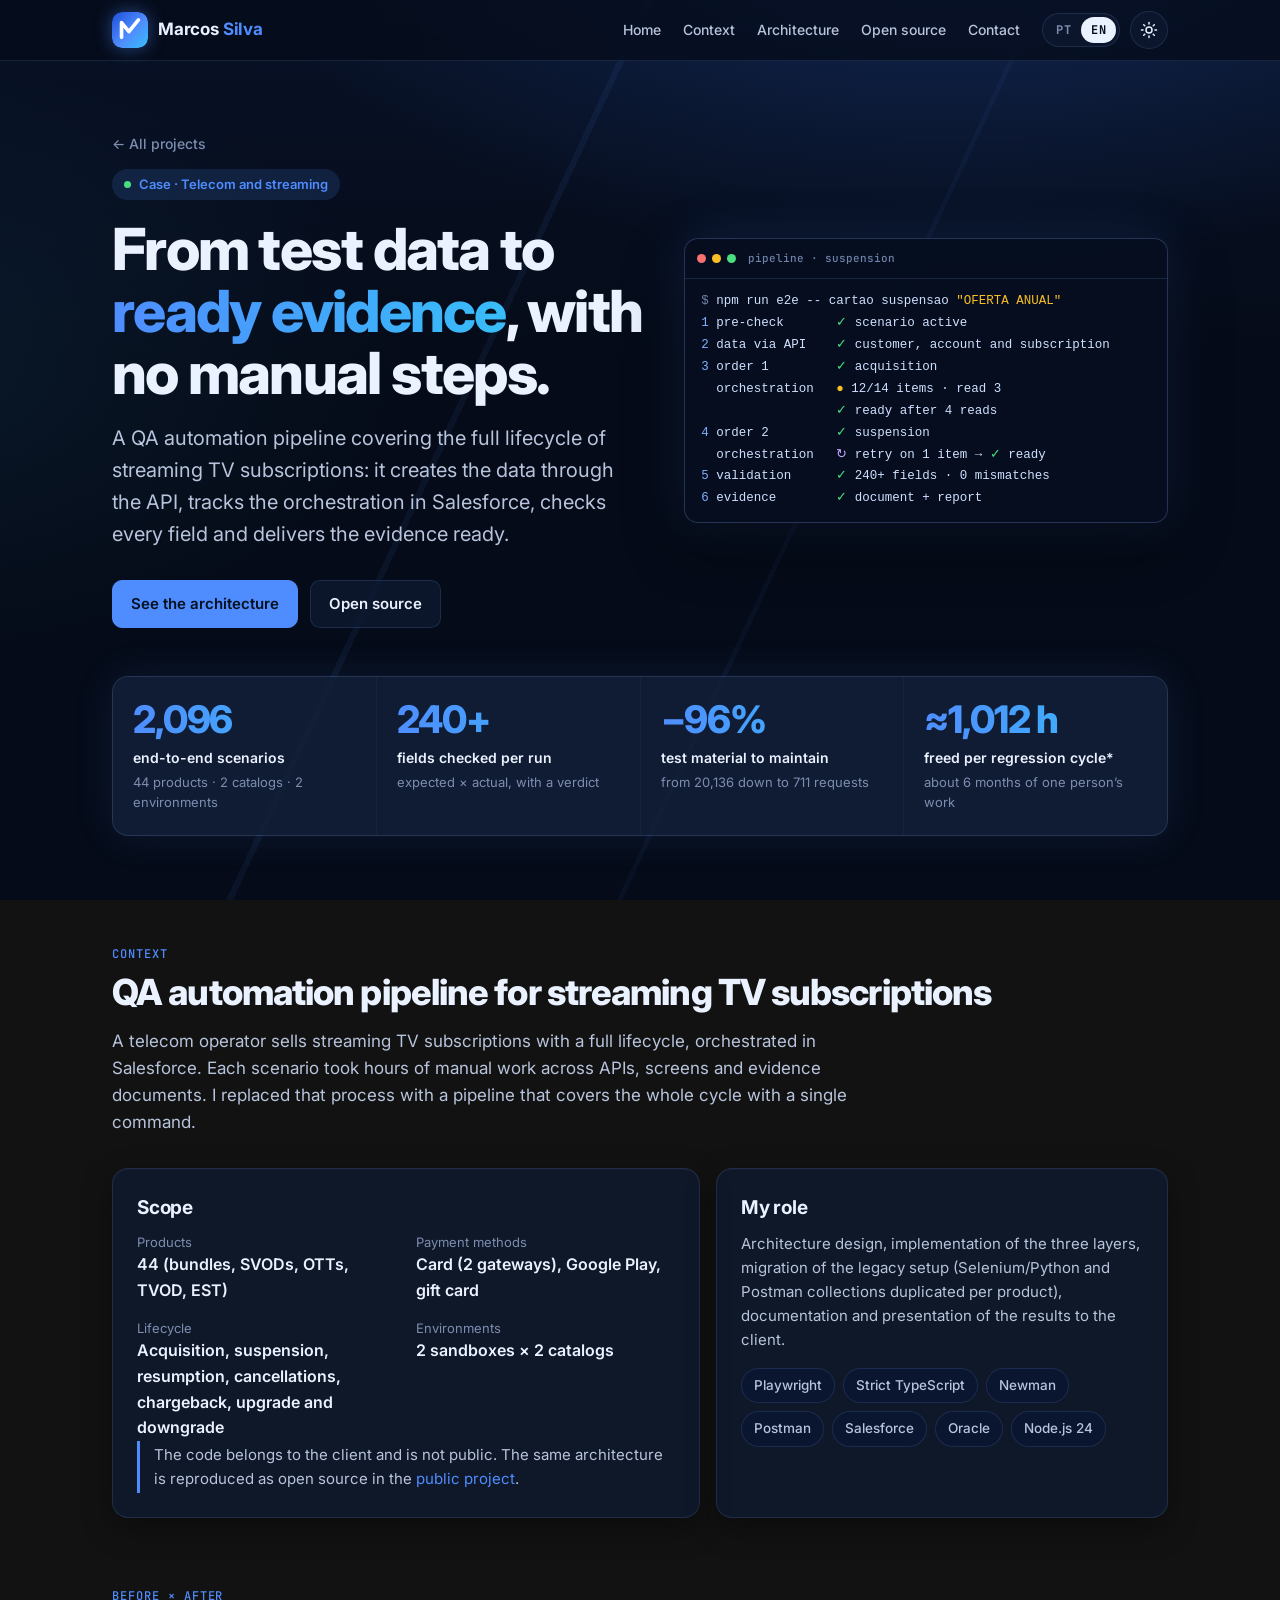
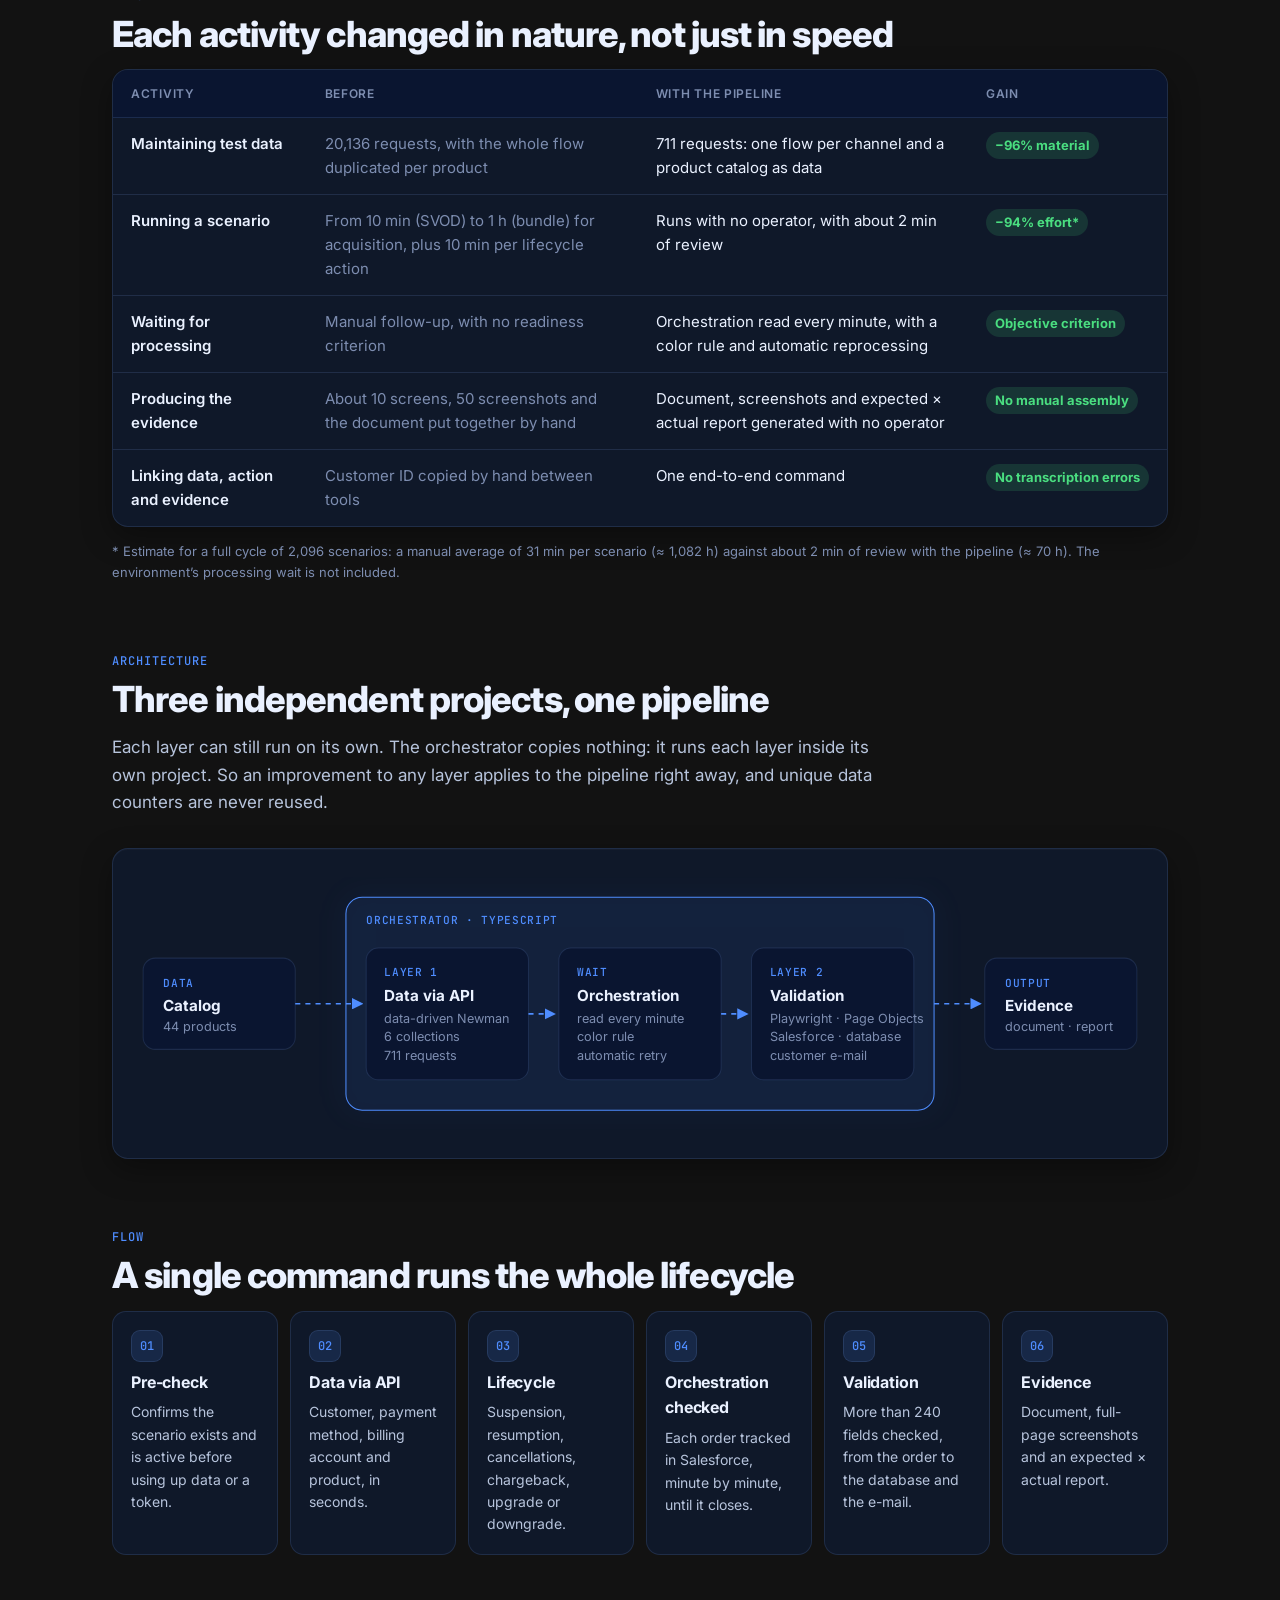
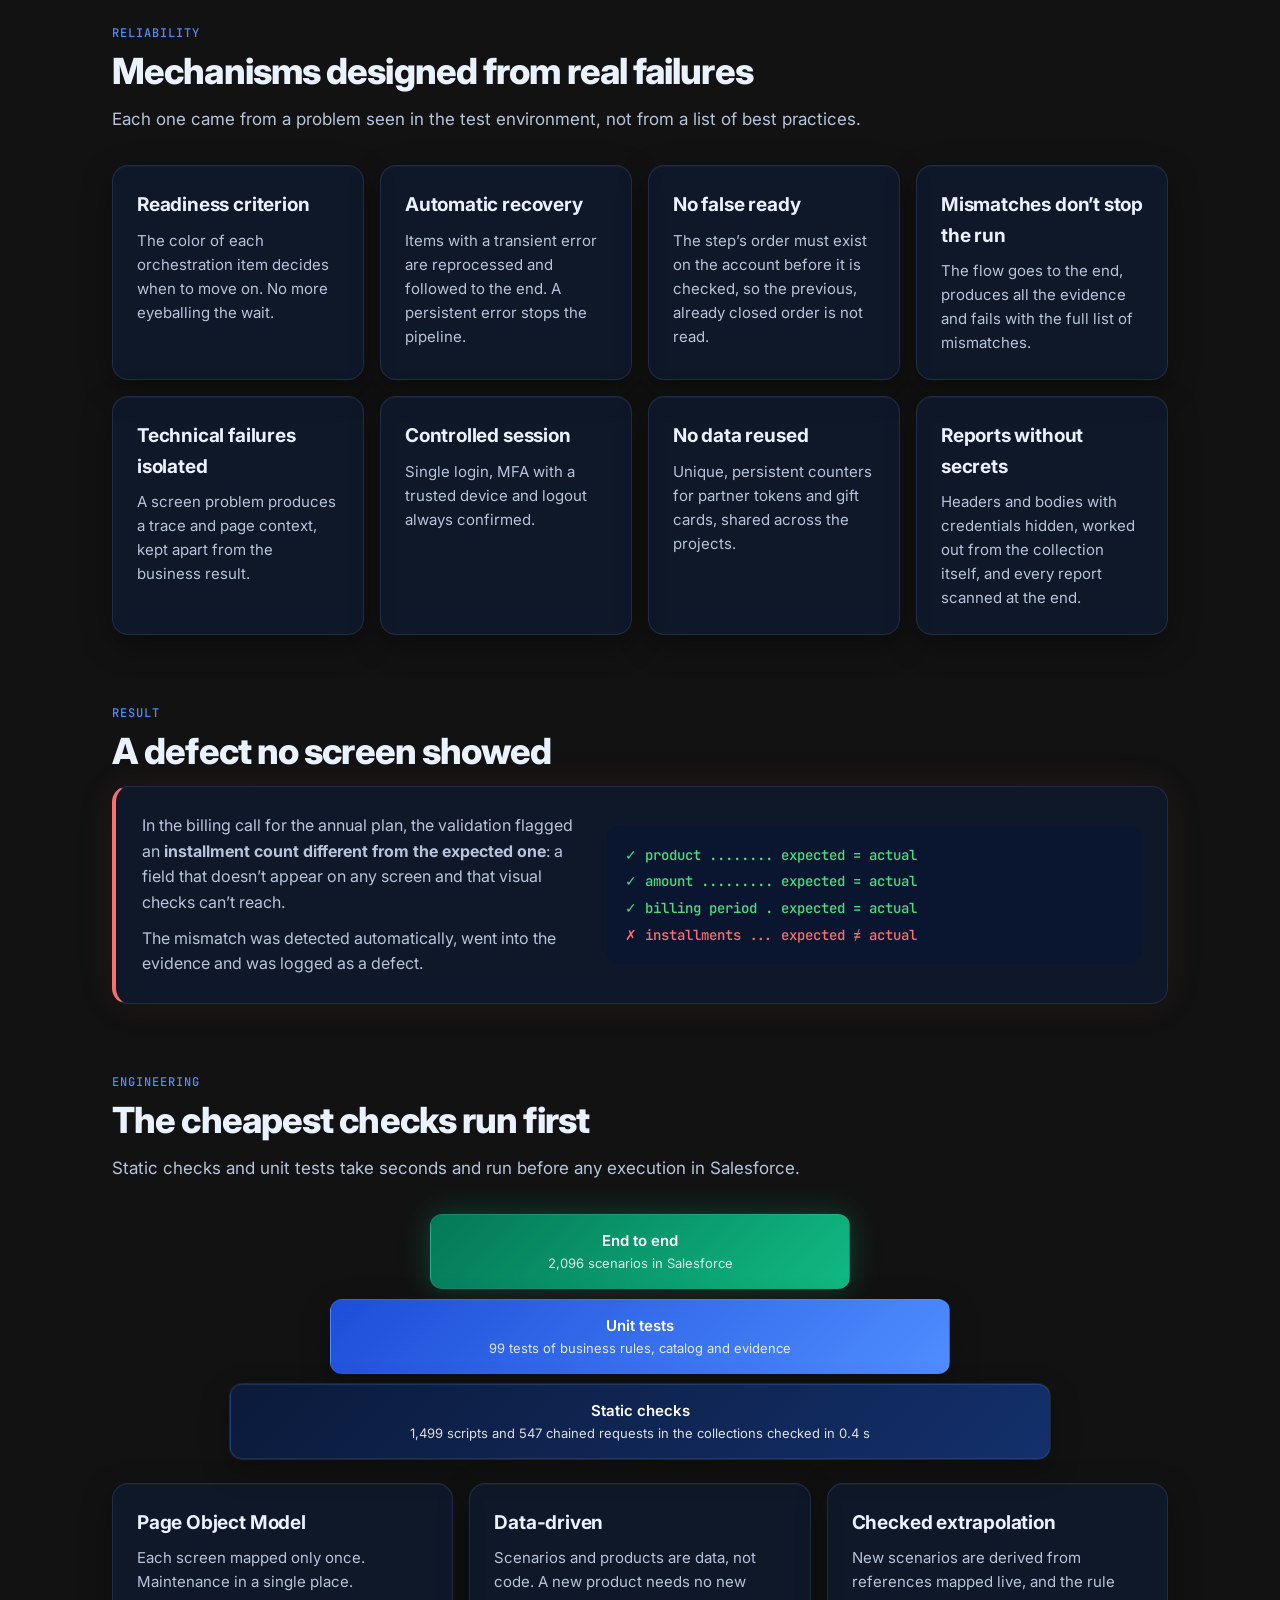
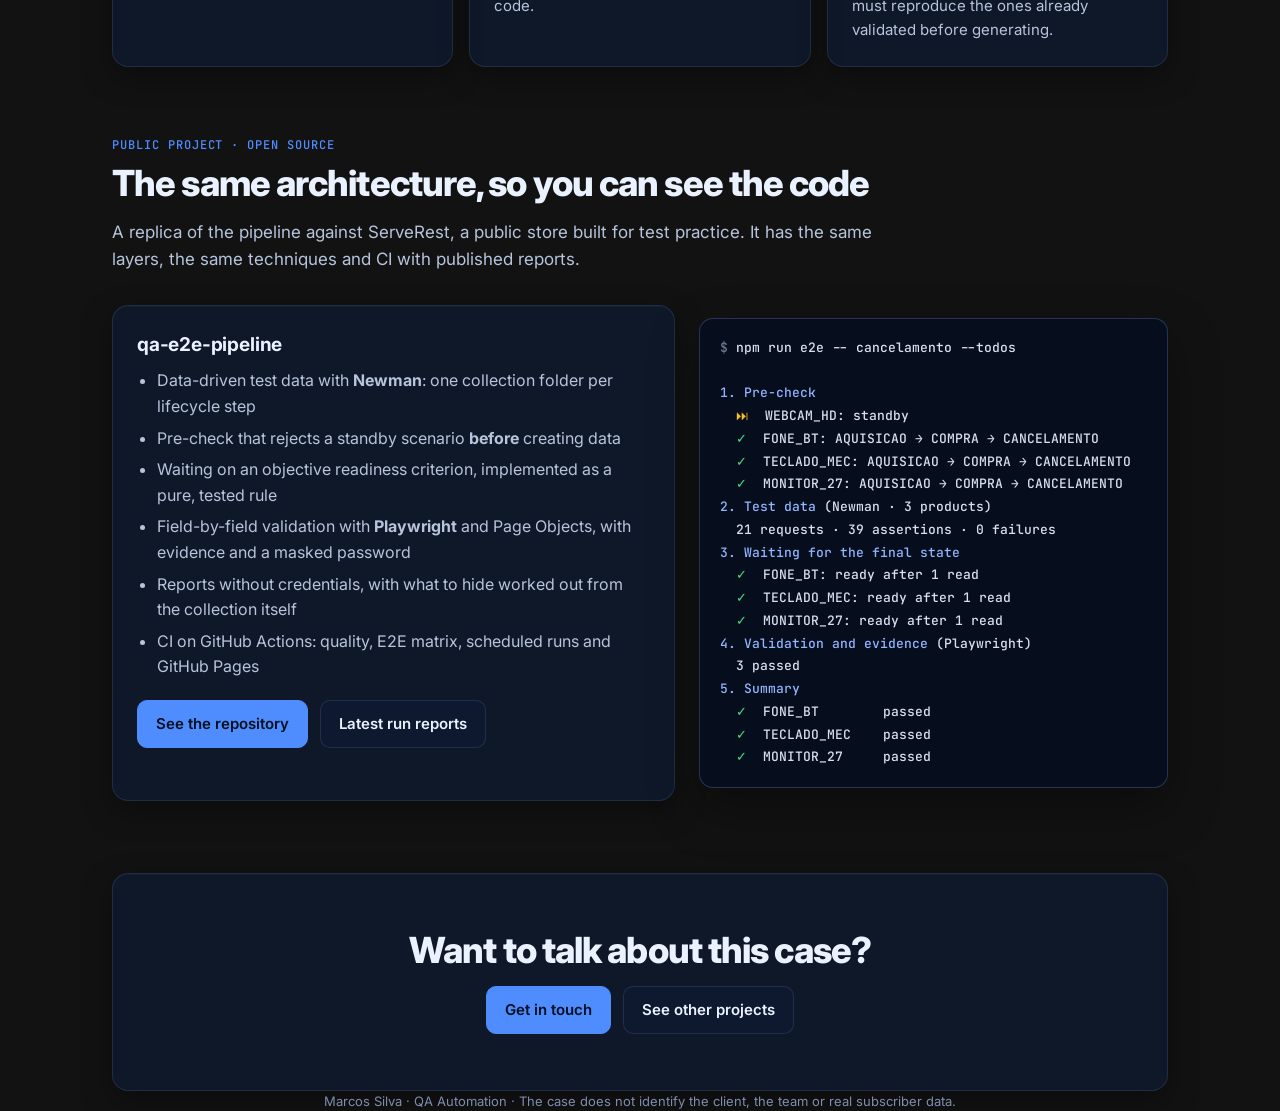
<file: case/esteira-qa.html>
<!doctype html>
<html lang="pt-BR">
<head>
<meta charset="utf-8">
<meta name="viewport" content="width=device-width, initial-scale=1, viewport-fit=cover">
<title data-i18n="c.titulo">Case · Esteira de QA</title>
<meta name="theme-color" content="#050b18">
<meta property="og:image" content="https://marcossilva-qa.github.io/assets/projetos/case.jpg">
<link rel="icon" href="../assets/favicon.svg" type="image/svg+xml">
<meta name="description" data-i18n-attr="content:c.meta" content="Portfólio de Marcos Silva, Senior QA Engineer: automação de testes de ponta a ponta com Playwright, TypeScript, Newman e Salesforce.">
<meta property="og:title" content="Marcos Silva · QA Automation">
<meta property="og:description" content="Da massa de teste pela API à evidência pronta na interface, sem intervenção manual.">
<link rel="preconnect" href="https://fonts.googleapis.com">
<link rel="preconnect" href="https://fonts.gstatic.com" crossorigin>
<link href="https://fonts.googleapis.com/css2?family=Inter:wght@400;500;600;700;800&family=JetBrains+Mono:wght@500&display=swap" rel="stylesheet">
<link rel="stylesheet" href="../assets/estilo.css?v=20261013c">
<script>
  document.documentElement.classList.add('js');
  try { const t = localStorage.getItem('tema'); if (t) document.documentElement.dataset.theme = t } catch (e) {}
</script>
</head>
<body class="home case">

<nav class="topo">
  <div class="wrap">
    <a class="marca" href="../"><img class="logo" src="../assets/logo.svg" alt="" width="36" height="36"><span>Marcos <em>Silva</em></span></a>
    <ul>
      <li><a href="../" data-i18n="nav.inicio">Início</a></li>
      <li><a href="#case" data-i18n="c.nav.ctx">Contexto</a></li>
      <li><a href="#arquitetura" data-i18n="c.nav.arq">Arquitetura</a></li>
      <li><a href="#projeto" data-i18n="c.nav.cod">Código aberto</a></li>
      <li><a href="../#contato" data-i18n="nav.contato">Contato</a></li>
      <li class="sempre controles">
        <div class="idioma" role="group" aria-label="Idioma / Language"><button type="button" data-lang="pt" lang="pt-BR" aria-pressed="true">PT</button><button type="button" data-lang="en" lang="en" aria-pressed="false">EN</button></div>
        <button type="button" class="tema" id="tema" aria-label="Mudar para o modo claro"><svg class="sol" viewBox="0 0 24 24" aria-hidden="true"><circle cx="12" cy="12" r="4"/><path d="M12 2v2M12 20v2M4.93 4.93l1.41 1.41M17.66 17.66l1.41 1.41M2 12h2M20 12h2M4.93 19.07l1.41-1.41M17.66 6.34l1.41-1.41"/></svg><svg class="lua" viewBox="0 0 24 24" aria-hidden="true"><path d="M21 12.8A9 9 0 1 1 11.2 3a7 7 0 0 0 9.8 9.8Z"/></svg></button>
      </li>
    </ul>
  </div>
</nav>

<main class="wrap">

  <header class="hero">
    <div class="topo-case">
      <div class="revelar">
        <a class="voltar" href="../#projetos" data-i18n="c.voltar">← Todos os projetos</a>
        <span class="cargo" data-i18n="c.cargo">Case · Telecom e streaming</span>
        <h1 data-i18n="c.topo">Da massa de teste à <span class="grad">evidência pronta</span>, sem intervenção manual.</h1>
        <p class="lead" data-i18n="c.lead">Esteira de automação de QA que cobre o ciclo de vida completo de assinaturas de TV por streaming: cria os dados pela API, acompanha a orquestração no Salesforce, valida cada campo e entrega a evidência pronta.</p>
        <div class="acoes">
          <a class="btn primario" href="#arquitetura" data-i18n="c.b1">Ver a arquitetura</a>
          <a class="btn" href="https://github.com/marcossilva-qa/qa-e2e-pipeline" data-i18n="c.nav.cod">Código aberto</a>
        </div>
      </div>
      <div class="janela execucao-case revelar" aria-label="Exemplo ilustrativo de uma execução da esteira" data-i18n-attr="aria-label:c.term.aria">
        <div class="barra"><i></i><i></i><i></i><span data-i18n="c.term.t">esteira · suspensão</span></div>
<pre data-i18n="c.term"><span class="c">$</span> npm run e2e -- cartao suspensao <span class="s">"OFERTA ANUAL"</span>
<span class="a">1</span> pré-checagem    <span class="v">✓</span> cenário ativo
<span class="a">2</span> massa via API   <span class="v">✓</span> cliente, conta e assinatura
<span class="a">3</span> pedido 1        <span class="v">✓</span> aquisição
  orquestração    <span class="s">●</span> 12/14 itens · leitura 3
                  <span class="v">✓</span> pronto em 4 leituras
<span class="a">4</span> pedido 2        <span class="v">✓</span> suspensão
  orquestração    <span class="k">↻</span> retry em 1 item → <span class="v">✓</span> pronto
<span class="a">5</span> validação       <span class="v">✓</span> 240+ campos · 0 divergências
<span class="a">6</span> evidência       <span class="v">✓</span> documento + relatório</pre>
      </div>
    </div>

    <div class="kpis revelar" aria-label="Resultados do case" data-i18n-attr="aria-label:c.kpis.aria" data-i18n="c.kpis">
      <div class="kpi"><b>2.096</b><span>cenários de ponta a ponta</span><small>44 produtos · 2 catálogos · 2 ambientes</small></div>
      <div class="kpi"><b>240+</b><span>campos conferidos por execução</span><small>esperado × obtido, com veredito</small></div>
      <div class="kpi"><b>−96%</b><span>de material de teste a manter</span><small>de 20.136 para 711 requisições</small></div>
      <div class="kpi"><b>≈1.012 h</b><span>liberadas por ciclo de regressão*</span><small>cerca de 6 meses de trabalho de uma pessoa</small></div>
    </div>
  </header>

  <!-- ─────────────────────────── CASE ─────────────────────────── -->
  <section id="case" class="revelar">
    <p class="rotulo" data-i18n="c.r1">Contexto</p>
    <h2 data-i18n="c.h1">Esteira de automação de QA para assinaturas de TV por streaming</h2>
    <p class="sub" data-i18n="c.s1">Uma operadora de telecomunicações vende assinaturas de TV por streaming com ciclo de vida completo, orquestradas no Salesforce. Cada cenário exigia horas de trabalho manual entre APIs, telas e documentos de evidência. Substituí esse processo por uma esteira que cobre o ciclo inteiro com um único comando.</p>

    <div class="contexto" data-i18n="c.contexto">
      <div class="card">
        <h3>Escopo</h3>
        <dl class="fatos">
          <div><dt>Produtos</dt><dd>44 (ofertas, SVODs, OTTs, TVOD, EST)</dd></div>
          <div><dt>Meios de pagamento</dt><dd>Cartão (2 gateways), Google Play, giftcard</dd></div>
          <div><dt>Ciclo de vida</dt><dd>Aquisição, suspensão, retomada, cancelamentos, chargeback, upgrade e downgrade</dd></div>
          <div><dt>Ambientes</dt><dd>2 sandboxes × 2 catálogos</dd></div>
        </dl>
        <p class="aviso">O código é propriedade do cliente e não é público. A mesma arquitetura está reproduzida, com código aberto, no <a href="#projeto">projeto público</a>.</p>
      </div>
      <div class="card">
        <h3>Meu papel</h3>
        <p>Concepção da arquitetura, implementação das três camadas, migração do legado (Selenium/Python e coleções Postman duplicadas por produto), documentação e apresentação dos resultados ao cliente.</p>
        <ul class="chips" style="margin-top:16px">
          <li>Playwright</li><li>TypeScript estrito</li><li>Newman</li><li>Postman</li><li>Salesforce</li><li>Oracle</li><li>Node.js 24</li>
        </ul>
      </div>
    </div>
  </section>

  <section class="revelar">
    <p class="rotulo" data-i18n="c.r2">Antes × depois</p>
    <h2 data-i18n="c.h2">Cada atividade mudou de natureza, não só de velocidade</h2>
    <div class="tabela-wrap" data-i18n="c.tabela">
      <table class="tabela">
        <thead><tr><th>Atividade</th><th>Antes</th><th>Com a esteira</th><th>Ganho</th></tr></thead>
        <tbody>
          <tr><td>Manter a massa de teste</td><td class="antes">20.136 requisições, com o fluxo inteiro duplicado por produto</td><td class="depois">711 requisições: um fluxo por canal e um catálogo de produtos como dados</td><td><span class="ganho">−96% de material</span></td></tr>
          <tr><td>Executar um cenário</td><td class="antes">De 10 min (SVOD) a 1 h (oferta) na aquisição, mais 10 min por ação de ciclo de vida</td><td class="depois">Execução sem operador, com cerca de 2 min de revisão</td><td><span class="ganho">−94% de esforço*</span></td></tr>
          <tr><td>Aguardar o processamento</td><td class="antes">Acompanhamento manual, sem critério de pronto</td><td class="depois">Orquestração lida a cada minuto, com regra de cores e reprocessamento automático</td><td><span class="ganho">Critério objetivo</span></td></tr>
          <tr><td>Produzir a evidência</td><td class="antes">Cerca de 10 telas, 50 prints e o documento montado à mão</td><td class="depois">Documento, prints e relatório esperado × obtido gerados sem operador</td><td><span class="ganho">Montagem eliminada</span></td></tr>
          <tr><td>Ligar massa, ação e evidência</td><td class="antes">Identificador do cliente copiado à mão entre ferramentas</td><td class="depois">Um comando de ponta a ponta</td><td><span class="ganho">Sem erro de transcrição</span></td></tr>
        </tbody>
      </table>
    </div>
    <p class="nota" data-i18n="c.nota">* Estimativa para um ciclo completo de 2.096 cenários: média manual de 31 min por cenário (≈ 1.082 h) contra cerca de 2 min de revisão na esteira (≈ 70 h). A espera de processamento do ambiente não entra na conta.</p>
  </section>

  <section id="arquitetura" class="revelar">
    <p class="rotulo" data-i18n="c.r3">Arquitetura</p>
    <h2 data-i18n="c.h3">Três projetos independentes, uma esteira</h2>
    <p class="sub" data-i18n="c.s2">Cada camada continua executável sozinha. O orquestrador não copia nada: roda cada camada dentro do próprio projeto. Assim, uma melhoria em qualquer camada vale na hora para a esteira, e contadores de dados únicos nunca são reutilizados.</p>
    <div class="card diagrama">
      <svg class="horizontal" viewBox="0 0 1000 250" role="img" data-i18n="c.svgh" data-i18n-attr="aria-label:c.svgh.aria" aria-label="Catálogo alimenta a camada de massa; o orquestrador encadeia massa, espera e validação; a validação gera a evidência">
        <defs><marker id="m" viewBox="0 0 10 10" refX="9" refY="5" markerWidth="7" markerHeight="7" orient="auto"><path class="ponta" d="M0,0 L10,5 L0,10 z"/></marker></defs>
        <rect class="caixa" x="10" y="80" width="150" height="90" rx="12"/>
        <text class="t3" x="30" y="108">DADOS</text><text class="t1" x="30" y="132">Catálogo</text><text class="t2" x="30" y="152">44 produtos</text>

        <rect class="caixa forte" x="210" y="20" width="580" height="210" rx="16"/>
        <text class="t3" x="230" y="46">ORQUESTRADOR · TYPESCRIPT</text>

        <rect class="caixa" x="230" y="70" width="160" height="130" rx="12"/>
        <text class="t3" x="248" y="98">CAMADA 1</text><text class="t1" x="248" y="122">Massa via API</text><text class="t2" x="248" y="144">Newman data-driven</text><text class="t2" x="248" y="162">6 coleções</text><text class="t2" x="248" y="180">711 requisições</text>

        <rect class="caixa" x="420" y="70" width="160" height="130" rx="12"/>
        <text class="t3" x="438" y="98">ESPERA</text><text class="t1" x="438" y="122">Orquestração</text><text class="t2" x="438" y="144">lida a cada minuto</text><text class="t2" x="438" y="162">regra de cores</text><text class="t2" x="438" y="180">retry automático</text>

        <rect class="caixa" x="610" y="70" width="160" height="130" rx="12"/>
        <text class="t3" x="628" y="98">CAMADA 2</text><text class="t1" x="628" y="122">Validação</text><text class="t2" x="628" y="144">Playwright · Page Objects</text><text class="t2" x="628" y="162">Salesforce · banco</text><text class="t2" x="628" y="180">e-mail do cliente</text>

        <rect class="caixa" x="840" y="80" width="150" height="90" rx="12"/>
        <text class="t3" x="860" y="108">SAÍDA</text><text class="t1" x="860" y="132">Evidência</text><text class="t2" x="860" y="152">documento · relatório</text>

        <path class="seta" d="M160,125 H226" marker-end="url(#m)"/>
        <path class="seta" d="M390,135 H416" marker-end="url(#m)"/>
        <path class="seta" d="M580,135 H606" marker-end="url(#m)"/>
        <path class="seta" d="M790,125 H836" marker-end="url(#m)"/>
      </svg>
      <svg class="vertical" viewBox="0 0 340 560" role="img" data-i18n="c.svgv" data-i18n-attr="aria-label:c.svgv.aria" aria-label="Catálogo, massa via API, espera pela orquestração, validação e evidência, em sequência">
        <defs><marker id="mv" viewBox="0 0 10 10" refX="9" refY="5" markerWidth="7" markerHeight="7" orient="auto"><path class="ponta" d="M0,0 L10,5 L0,10 z"/></marker></defs>
        <rect class="caixa" x="20" y="10" width="300" height="70" rx="12"/><text class="t3" x="40" y="38">DADOS</text><text class="t1" x="40" y="62">Catálogo · 44 produtos</text>
        <rect class="caixa forte" x="10" y="110" width="320" height="330" rx="16"/><text class="t3" x="30" y="136">ORQUESTRADOR · TYPESCRIPT</text>
        <rect class="caixa" x="30" y="150" width="280" height="80" rx="12"/><text class="t1" x="48" y="182">Massa via API</text><text class="t2" x="48" y="204">Newman · 6 coleções · 711 requisições</text>
        <rect class="caixa" x="30" y="250" width="280" height="80" rx="12"/><text class="t1" x="48" y="282">Espera pela orquestração</text><text class="t2" x="48" y="304">regra de cores · retry automático</text>
        <rect class="caixa" x="30" y="350" width="280" height="80" rx="12"/><text class="t1" x="48" y="382">Validação</text><text class="t2" x="48" y="404">Playwright · Salesforce · banco · e-mail</text>
        <rect class="caixa" x="20" y="470" width="300" height="70" rx="12"/><text class="t3" x="40" y="498">SAÍDA</text><text class="t1" x="40" y="522">Evidência pronta</text>
        <path class="seta" d="M170,80 V106" marker-end="url(#mv)"/><path class="seta" d="M170,230 V246" marker-end="url(#mv)"/><path class="seta" d="M170,330 V346" marker-end="url(#mv)"/><path class="seta" d="M170,440 V466" marker-end="url(#mv)"/>
      </svg>
    </div>
  </section>

  <section class="revelar">
    <p class="rotulo" data-i18n="c.r4">Fluxo</p>
    <h2 data-i18n="c.h4">Um único comando percorre todo o ciclo de vida</h2>
    <div class="passos" data-i18n="c.passos">
      <div class="passo"><h3>Pré-checagem</h3><p>Confirma que o cenário existe e está ativo antes de consumir massa ou token.</p></div>
      <div class="passo"><h3>Massa via API</h3><p>Cliente, meio de pagamento, conta de faturamento e produto, em segundos.</p></div>
      <div class="passo"><h3>Ciclo de vida</h3><p>Suspensão, retomada, cancelamentos, chargeback, upgrade ou downgrade.</p></div>
      <div class="passo"><h3>Orquestração verificada</h3><p>Cada pedido acompanhado no Salesforce, minuto a minuto, até fechar.</p></div>
      <div class="passo"><h3>Validação</h3><p>Mais de 240 campos conferidos, do pedido ao banco de dados e ao e-mail.</p></div>
      <div class="passo"><h3>Evidência</h3><p>Documento, prints de tela cheia e relatório esperado × obtido.</p></div>
    </div>
  </section>

  <section class="revelar">
    <p class="rotulo" data-i18n="c.r5">Confiabilidade</p>
    <h2 data-i18n="c.h5">Mecanismos desenhados a partir de falhas reais</h2>
    <p class="sub" data-i18n="c.s3">Cada um nasceu de um problema observado no ambiente de teste, e não de uma lista de boas práticas.</p>
    <div class="grade g4" data-i18n="c.mecanismos">
      <div class="card"><h3>Critério de pronto</h3><p>A cor de cada item da orquestração decide quando seguir. Fim da espera "no olho".</p></div>
      <div class="card"><h3>Recuperação automática</h3><p>Itens com erro transitório são reprocessados e acompanhados até o fim. Erro persistente para a esteira.</p></div>
      <div class="card"><h3>Sem falso pronto</h3><p>O pedido da etapa precisa existir na conta antes de ser verificado, para não ler o pedido anterior, já fechado.</p></div>
      <div class="card"><h3>Divergência não interrompe</h3><p>O fluxo vai até o fim, gera toda a evidência e reprova com a lista completa de divergências.</p></div>
      <div class="card"><h3>Falha técnica isolada</h3><p>Problema de tela gera trace e contexto da página, separado do resultado de negócio.</p></div>
      <div class="card"><h3>Sessão controlada</h3><p>Login único, MFA com dispositivo confiável e logout sempre confirmado.</p></div>
      <div class="card"><h3>Nenhum dado reutilizado</h3><p>Contadores únicos e persistentes para tokens de parceiro e giftcards, compartilhados entre os projetos.</p></div>
      <div class="card"><h3>Relatórios sem segredo</h3><p>Cabeçalhos e corpos com credencial ocultados, calculados da própria coleção, e cada relatório varrido ao final.</p></div>
    </div>
  </section>

  <section class="revelar">
    <p class="rotulo" data-i18n="c.r6">Resultado</p>
    <h2 data-i18n="c.h6">Um defeito que nenhuma tela mostrava</h2>
    <div class="defeito" data-i18n="c.defeito">
      <div>
        <p style="margin:0 0 10px;color:var(--ink-2)">Na chamada de cobrança do plano anual, a validação apontou um <b>parcelamento diferente do esperado</b>: um campo que não aparece em nenhuma tela e que a conferência visual não alcança.</p>
        <p style="margin:0;color:var(--ink-2)">A divergência foi detectada automaticamente, entrou na evidência e foi registrada como defeito.</p>
      </div>
      <div class="esperado-obtido" aria-label="Exemplo ilustrativo de conferência">
        <div class="linha-ok">✓ produto ........ esperado = obtido</div>
        <div class="linha-ok">✓ valor .......... esperado = obtido</div>
        <div class="linha-ok">✓ periodicidade .. esperado = obtido</div>
        <div class="linha-div">✗ parcelamento ... esperado ≠ obtido</div>
      </div>
    </div>
  </section>

  <section class="revelar">
    <p class="rotulo" data-i18n="c.r7">Engenharia</p>
    <h2 data-i18n="c.h7">O que é mais barato roda primeiro</h2>
    <p class="sub" data-i18n="c.s4">Verificação estática e testes unitários levam segundos e rodam antes de qualquer execução no Salesforce.</p>
    <div class="piramide" data-i18n="c.piramide">
      <div class="p1">Ponta a ponta<small>2.096 cenários no Salesforce</small></div>
      <div class="p2">Testes unitários<small>99 testes de regras de negócio, catálogo e evidência</small></div>
      <div class="p3">Verificação estática<small>1.499 scripts e 547 encadeamentos das coleções conferidos em 0,4 s</small></div>
    </div>
    <div class="grade g3" style="margin-top:24px" data-i18n="c.praticas">
      <div class="card"><h3>Page Object Model</h3><p>Cada tela mapeada uma única vez. Manutenção num só ponto.</p></div>
      <div class="card"><h3>Orientado a dados</h3><p>Cenários e produtos são dados, não código. Produto novo não exige código novo.</p></div>
      <div class="card"><h3>Extrapolação conferida</h3><p>Novos cenários são derivados de referências mapeadas ao vivo, e a regra precisa reproduzir os já validados antes de gerar.</p></div>
    </div>
  </section>

  <!-- ─────────────────────────── PROJETO PÚBLICO ─────────────────────────── -->
  <section id="projeto" class="revelar">
    <p class="rotulo" data-i18n="c.r8">Projeto público · código aberto</p>
    <h2 data-i18n="c.h8">A mesma arquitetura, para você ver o código</h2>
    <p class="sub" data-i18n="c.s5">Uma réplica da esteira contra o ServeRest, uma loja pública feita para estudo de testes. Ela tem as mesmas camadas, as mesmas técnicas e CI com relatórios publicados.</p>
    <div class="projeto">
      <div class="card" data-i18n="c.projeto">
        <h3>qa-e2e-pipeline</h3>
        <ul class="lista">
          <li>Massa data-driven com <b>Newman</b>: uma pasta da collection por etapa do ciclo de vida</li>
          <li>Pré-checagem que recusa cenário em standby <b>antes</b> de criar dados</li>
          <li>Espera com critério objetivo de pronto, implementado como regra pura e testada</li>
          <li>Validação campo a campo com <b>Playwright</b> e Page Objects, com evidência e senha mascarada</li>
          <li>Relatórios sem credenciais, com o que ocultar calculado da própria collection</li>
          <li>CI no GitHub Actions: qualidade, E2E em matriz, execução agendada e GitHub Pages</li>
        </ul>
        <div class="acoes" style="margin-top:20px">
          <a class="btn primario" href="https://github.com/marcossilva-qa/qa-e2e-pipeline">Ver o repositório</a>
          <a class="btn" href="https://marcossilva-qa.github.io/qa-e2e-pipeline/">Relatórios da última execução</a>
        </div>
      </div>
      <pre class="terminal" aria-label="Exemplo de execução no terminal" data-i18n="c.term2" data-i18n-attr="aria-label:c.term2.aria"><span class="c">$</span> npm run e2e -- cancelamento --todos

<span class="a">1. Pré-checagem</span>
  <span class="s">⏭</span>  WEBCAM_HD: standby
  <span class="v">✓</span>  FONE_BT: AQUISICAO → COMPRA → CANCELAMENTO
  <span class="v">✓</span>  TECLADO_MEC: AQUISICAO → COMPRA → CANCELAMENTO
  <span class="v">✓</span>  MONITOR_27: AQUISICAO → COMPRA → CANCELAMENTO
<span class="a">2. Massa</span> (Newman · 3 produtos)
  21 requisições · 39 asserções · 0 falhas
<span class="a">3. Espera pelo estado final</span>
  <span class="v">✓</span>  FONE_BT: pronto em 1 leitura
  <span class="v">✓</span>  TECLADO_MEC: pronto em 1 leitura
  <span class="v">✓</span>  MONITOR_27: pronto em 1 leitura
<span class="a">4. Validação e evidência</span> (Playwright)
  3 passed
<span class="a">5. Resumo</span>
  <span class="v">✓</span>  FONE_BT        aprovado
  <span class="v">✓</span>  TECLADO_MEC    aprovado
  <span class="v">✓</span>  MONITOR_27     aprovado</pre>
    </div>
  </section>

  <section class="revelar">
    <div class="card contato" data-i18n="c.contato">
      <h2>Quer conversar sobre este case?</h2>
      <div class="acoes"><a class="btn primario" href="../#contato">Entrar em contato</a><a class="btn" href="../#projetos">Ver outros projetos</a></div>
    </div>
  </section>

</main>

<footer class="wrap" data-i18n="c.rodape">Marcos Silva · QA Automation · O case não identifica o cliente, a equipe nem dados reais de assinantes.</footer>

<nav class="tabbar" aria-label="Navegação" data-i18n-attr="aria-label:tab.aria">
  <a href="../"><svg viewBox="0 0 24 24"><path d="M3 11 12 4l9 7M5 10v10h14V10"/></svg><span data-i18n="nav.inicio">Início</span></a>
  <a href="#case"><svg viewBox="0 0 24 24"><path d="M4 5h16v14H4zM8 9h8M8 13h5"/></svg><span>Case</span></a>
  <a href="#projeto"><svg viewBox="0 0 24 24"><path d="M8 7 3 12l5 5M16 7l5 5-5 5"/></svg><span data-i18n="c.tab.cod">Código</span></a>
  <a href="../#contato"><svg viewBox="0 0 24 24"><rect x="3" y="5" width="18" height="14" rx="2"/><path d="m3 7 9 6 9-6"/></svg><span data-i18n="nav.contato">Contato</span></a>
</nav>

<script src="../assets/en.js?v=20261013c"></script>
<script src="../assets/site.js?v=20261013c"></script>
</body>
</html>
</file>
<file: assets/estilo.css>
/* Tema escuro (padrão) e claro: o botão de sol/lua alterna e lembra a escolha. */
:root {
  --bg: #050b18; --bg-2: #081227; --surface: rgba(15, 27, 51, .72); --surface-solid: #0d1a33; --surface-2: #0a1530;
  --ink: #eaf1ff; --ink-2: #b7c4dc; --muted: #7d8db0; --line: rgba(120, 155, 230, .16);
  --accent: #4f8dff; --accent-2: #38bdf8; --accent-ink: #04101f; --accent-soft: rgba(79, 141, 255, .14);
  --glow: 0 0 0 1px rgba(79, 141, 255, .35), 0 0 40px rgba(79, 141, 255, .35);
  --ok: #4ade80; --ok-soft: rgba(74, 222, 128, .14); --warn: #fbbf24; --bad: #f87171; --bad-soft: rgba(248, 113, 113, .14);
  --shadow: 0 1px 0 rgba(255, 255, 255, .03) inset, 0 10px 30px rgba(0, 0, 0, .35);
  --mono: 'JetBrains Mono', ui-monospace, monospace;
  color-scheme: dark;
}
:root[data-theme="light"] {
  --bg: #f4f7fd; --bg-2: #e9effb; --surface: rgba(255, 255, 255, .85); --surface-solid: #ffffff; --surface-2: #eef3fc;
  --ink: #0b1630; --ink-2: #34445f; --muted: #66758f; --line: rgba(30, 64, 140, .14);
  --accent: #2563eb; --accent-2: #0284c7; --accent-ink: #ffffff; --accent-soft: rgba(37, 99, 235, .1);
  --glow: 0 0 0 1px rgba(37, 99, 235, .25), 0 0 30px rgba(37, 99, 235, .18);
  --ok: #15803d; --ok-soft: #e7f6ec; --bad: #b91c1c; --bad-soft: #fdecec;
  --shadow: 0 1px 2px rgba(15, 23, 42, .05), 0 8px 24px rgba(15, 23, 42, .07);
  color-scheme: light;
}

* { box-sizing: border-box }
html { scroll-behavior: smooth; scroll-padding-top: 72px }
body { margin: 0; color: var(--ink); font: 16px/1.6 Inter, system-ui, sans-serif; -webkit-font-smoothing: antialiased; min-height: 100vh;
  background:
    linear-gradient(115deg, transparent 0 38%, rgba(79, 141, 255, .07) 38% 38.4%, transparent 38.4% 61%, rgba(79, 141, 255, .05) 61% 61.3%, transparent 61.3%),
    radial-gradient(1200px 600px at 75% -10%, rgba(56, 120, 255, .22), transparent 60%),
    radial-gradient(900px 500px at -10% 40%, rgba(56, 189, 248, .08), transparent 60%),
    linear-gradient(180deg, var(--bg-2), var(--bg) 40%);
  background-attachment: fixed }
:root[data-theme="light"] body { background: radial-gradient(1200px 600px at 75% -10%, rgba(37, 99, 235, .12), transparent 60%), var(--bg); background-attachment: fixed }
a { color: var(--accent); text-decoration: none } a:hover { text-decoration: underline }
.wrap { max-width: 1120px; margin: 0 auto; padding: 0 16px }
@media (min-width: 720px) { .wrap { padding: 0 32px } }

/* nav */
nav.topo { position: sticky; top: 0; z-index: 20; background: color-mix(in srgb, var(--bg) 70%, transparent); backdrop-filter: blur(14px); border-bottom: 1px solid var(--line) }
nav.topo .wrap { display: flex; align-items: center; justify-content: space-between; height: 60px; gap: 16px }
.marca { font-weight: 700; color: var(--ink); letter-spacing: -.01em } .marca:hover { text-decoration: none }
nav.topo ul { display: flex; align-items: center; gap: 22px; list-style: none; margin: 0; padding: 0; font-size: 14px; font-weight: 500 }
nav.topo ul a { color: var(--ink-2) } nav ul a:hover { color: var(--ink); text-decoration: none }
@media (max-width: 959px) { nav.topo ul { gap: 16px } }
@media (max-width: 759px) { nav.topo ul li:not(.sempre) { display: none } }

/* hero */
.hero { padding: 72px 0 40px }
.cargo { display: inline-flex; align-items: center; gap: 8px; font-size: 13px; font-weight: 600; color: var(--accent); background: var(--accent-soft); padding: 5px 12px; border-radius: 999px }
.cargo::before { content: ''; width: 7px; height: 7px; border-radius: 50%; background: var(--ok) }
h1 { font-size: clamp(34px, 5.6vw, 58px); line-height: 1.07; letter-spacing: -.03em; margin: 18px 0 18px; max-width: 16ch; font-weight: 800 }
.lead { font-size: clamp(17px, 2vw, 20px); color: var(--ink-2); max-width: 60ch; margin: 0 0 30px }
.acoes { display: flex; flex-wrap: wrap; gap: 12px }
.btn { display: inline-flex; align-items: center; gap: 8px; padding: 11px 18px; border-radius: 10px; font-weight: 600; font-size: 15px; border: 1px solid var(--line); color: var(--ink); background: var(--surface) }
.btn:hover { text-decoration: none; border-color: var(--muted) }
.btn.primario { background: var(--accent); color: var(--accent-ink); border-color: var(--accent) }
.btn.primario:hover { filter: brightness(1.08) }

/* kpis */
.kpis { display: grid; grid-template-columns: repeat(2, 1fr); gap: 1px; background: var(--line); border: 1px solid var(--line); border-radius: 16px; overflow: hidden; margin: 48px 0 0 }
@media (min-width: 860px) { .kpis { grid-template-columns: repeat(4, 1fr) } }
.kpi { background: var(--surface); padding: 22px 20px }
.kpi b { display: block; font-size: clamp(28px, 3.4vw, 38px); letter-spacing: -.03em; line-height: 1.1; font-weight: 800 }
.kpi span { display: block; font-weight: 600; margin-top: 6px; font-size: 14px }
.kpi small { display: block; color: var(--muted); font-size: 13px; margin-top: 2px }

/* seções */
section { padding: 72px 0 0 }
.rotulo { font: 500 12px/1 var(--mono); letter-spacing: .08em; text-transform: uppercase; color: var(--accent); margin: 0 0 12px }
h2 { font-size: clamp(26px, 3.4vw, 36px); line-height: 1.15; letter-spacing: -.025em; margin: 0 0 14px; font-weight: 800 }
h3 { font-size: 19px; letter-spacing: -.01em; margin: 0 0 8px }
.sub { color: var(--ink-2); max-width: 70ch; margin: 0 0 32px; font-size: 17px }
.card { background: var(--surface); border: 1px solid var(--line); border-radius: 16px; padding: 24px; box-shadow: var(--shadow) }
.grade { display: grid; gap: 16px }
@media (min-width: 760px) { .g2 { grid-template-columns: repeat(2, 1fr) } .g3 { grid-template-columns: repeat(3, 1fr) } .g4 { grid-template-columns: repeat(4, 1fr) } }
.card p { margin: 0; color: var(--ink-2); font-size: 15px }

/* contexto */
.contexto { display: grid; gap: 16px }
@media (min-width: 860px) { .contexto { grid-template-columns: 1.3fr 1fr } }
.fatos { display: grid; grid-template-columns: 1fr 1fr; gap: 14px 20px; margin: 0 }
.fatos dt { font-size: 13px; color: var(--muted) } .fatos dd { margin: 0; font-weight: 600 }
.aviso { font-size: 14px; color: var(--muted); border-left: 3px solid var(--accent); padding: 2px 0 2px 14px; margin: 18px 0 0 }

/* antes x depois */
.tabela { width: 100%; border-collapse: collapse; font-size: 15px }
.tabela-wrap { overflow-x: auto; border: 1px solid var(--line); border-radius: 16px; background: var(--surface); box-shadow: var(--shadow) }
.tabela th, .tabela td { text-align: left; padding: 14px 18px; border-bottom: 1px solid var(--line); vertical-align: top }
.tabela thead th { font-size: 12px; text-transform: uppercase; letter-spacing: .06em; color: var(--muted); background: var(--surface-2); font-weight: 600 }
.tabela tbody tr:last-child td { border-bottom: 0 }
.tabela td:first-child { font-weight: 600; min-width: 160px }
.tabela td.antes { color: var(--muted); min-width: 220px } .tabela td.depois { min-width: 220px }
.ganho { display: inline-block; font-weight: 700; font-size: 13px; color: var(--ok); background: var(--ok-soft); padding: 3px 9px; border-radius: 999px; white-space: nowrap }

/* diagrama */
.diagrama { padding: 28px 20px }
.diagrama svg { width: 100%; height: auto; display: block }
.diagrama .caixa { fill: var(--surface-2); stroke: var(--line) }
.diagrama .caixa.forte { fill: var(--accent-soft); stroke: var(--accent) }
.diagrama .t1 { font: 700 15px Inter, sans-serif; fill: var(--ink) }
.diagrama .t2 { font: 400 12.5px Inter, sans-serif; fill: var(--muted) }
.diagrama .t3 { font: 500 11px var(--mono); fill: var(--accent); letter-spacing: .06em }
.diagrama .seta { stroke: var(--muted); stroke-width: 1.6; fill: none }
.diagrama .ponta { fill: var(--muted) }
.diagrama .vertical { display: none }
@media (max-width: 760px) { .diagrama .horizontal { display: none } .diagrama .vertical { display: block } }

/* passos */
.passos { counter-reset: p; display: grid; gap: 12px }
@media (min-width: 760px) { .passos { grid-template-columns: repeat(3, 1fr) } }
@media (min-width: 1040px) { .passos { grid-template-columns: repeat(6, 1fr) } }
.passo { counter-increment: p; background: var(--surface); border: 1px solid var(--line); border-radius: 14px; padding: 18px }
.passo::before { content: counter(p, decimal-leading-zero); font: 500 12px var(--mono); color: var(--accent) }
.passo h3 { font-size: 16px; margin: 8px 0 6px } .passo p { margin: 0; font-size: 14px; color: var(--ink-2) }

/* destaque defeito */
.defeito { display: grid; gap: 20px; align-items: center; background: var(--surface); border: 1px solid var(--line); border-left: 4px solid var(--bad); border-radius: 16px; padding: 26px; box-shadow: var(--shadow) }
@media (min-width: 760px) { .defeito { grid-template-columns: 1fr 1.2fr } }
.defeito .esperado-obtido { font: 500 14px/1.9 var(--mono); background: var(--surface-2); border-radius: 12px; padding: 16px 18px }
.defeito .linha-ok { color: var(--ok) } .defeito .linha-div { color: var(--bad) }

/* pirâmide */
.piramide { display: grid; gap: 10px; justify-items: center }
.piramide div { border-radius: 12px; padding: 14px 18px; text-align: center; color: #fff; font-weight: 600; font-size: 15px; width: 100% }
.piramide small { display: block; font-weight: 400; opacity: .85; font-size: 13px }
.piramide .p1 { max-width: 420px; background: #15803d } .piramide .p2 { max-width: 620px; background: #334155 } .piramide .p3 { max-width: 820px; background: #0b1220 }
:root[data-theme="dark"] .piramide .p3, :root:not([data-theme="light"]) .piramide .p3 { outline: 1px solid var(--line) }

/* chips */
.chips { display: flex; flex-wrap: wrap; gap: 8px; margin: 0; padding: 0; list-style: none }
.chips li { font-size: 13.5px; font-weight: 500; padding: 6px 12px; border-radius: 999px; background: var(--surface-2); border: 1px solid var(--line); color: var(--ink-2) }

/* projeto */
.projeto { display: grid; gap: 24px }
@media (min-width: 860px) { .projeto { grid-template-columns: 1.2fr 1fr } }
.terminal { background: #0b1220; color: #d6e0f0; border-radius: 14px; padding: 18px 20px; font: 500 13px/1.75 var(--mono); overflow-x: auto; border: 1px solid #1f2a3b }
.terminal .c { color: #6b7a90 } .terminal .v { color: #4ade80 } .terminal .a { color: #93b4ff } .terminal .s { color: #fbbf24 }
ul.lista { margin: 0; padding-left: 20px; color: var(--ink-2) } ul.lista li { margin: 6px 0 }

/* contato */
.contato { text-align: center; padding: 56px 24px }
.contato .acoes { justify-content: center }
footer { color: var(--muted); font-size: 13px; padding: 48px 0 40px; text-align: center }
.nota { font-size: 13px; color: var(--muted); margin: 14px 0 0 }
/* controles do topo: idioma e tema */
.controles { display: flex; align-items: center; gap: 10px }
.idioma { display: flex; padding: 3px; border-radius: 999px; border: 1px solid var(--line); background: var(--surface) }
.idioma button { border: 0; background: none; color: var(--muted); font: 700 12px/1 var(--mono); letter-spacing: .04em; padding: 7px 10px; border-radius: 999px; cursor: pointer; transition: background .2s, color .2s }
.idioma button:hover { color: var(--ink) }
.idioma button[aria-pressed="true"] { background: var(--ink); color: var(--bg) }
.tema { display: grid; place-items: center; background: var(--surface); border: 1px solid var(--line); color: var(--ink); border-radius: 50%; width: 38px; height: 38px; cursor: pointer; transition: border-color .2s, box-shadow .2s, transform .3s }
.tema:hover { border-color: var(--accent); box-shadow: var(--glow) }
.tema:active { transform: rotate(-30deg) }
.tema svg { width: 18px; height: 18px; stroke: currentColor; fill: none; stroke-width: 2; stroke-linecap: round; stroke-linejoin: round }
.tema .lua { display: none }
:root[data-theme="light"] .tema .sol { display: none }
:root[data-theme="light"] .tema .lua { display: block }
.idioma button:focus-visible, .tema:focus-visible { outline: 2px solid var(--accent); outline-offset: 2px }

/* ── home ─────────────────────────────────────────────── */
.voltar { display: inline-block; font-size: 14px; font-weight: 500; color: var(--muted); margin-bottom: 18px }
.marca { display: inline-flex; align-items: center; gap: 10px; font-size: 17px }
.marca em { font-style: normal; color: var(--accent) }
.logo { width: 36px; height: 36px; border-radius: 10px; display: block; box-shadow: 0 0 18px rgba(79, 141, 255, .45) }

/* topo */
.topo-home { display: grid; gap: 48px; align-items: center; padding: 72px 0 32px; min-height: calc(100vh - 60px) }
@media (min-width: 960px) { .topo-home { grid-template-columns: 1.05fr 1fr; padding-top: 40px } }
.saudacao { font: 500 14px var(--mono); color: var(--accent); margin: 0; display: inline-flex; gap: 8px; align-items: center; padding: 6px 12px; border-radius: 999px; background: var(--accent-soft); border: 1px solid var(--line) }
.topo-home h1 { font-size: clamp(38px, 6vw, 64px); max-width: 15ch; margin: 18px 0 }
.topo-home h1 .grad { background: linear-gradient(90deg, var(--accent), var(--accent-2)); -webkit-background-clip: text; background-clip: text; color: transparent }

/* palco: foto + terminal flutuando */
.palco { position: relative; min-height: 460px; display: grid; place-items: center }
.retrato { width: min(300px, 70vw); aspect-ratio: 1; border-radius: 50%; padding: 6px; position: relative; z-index: 1;
  background: conic-gradient(from 200deg, #1d4ed8, #4f8dff, #38bdf8, #1d4ed8); box-shadow: 0 0 60px rgba(79, 141, 255, .45) }
.retrato img, .retrato span { width: 100%; height: 100%; border-radius: 50%; object-fit: cover; display: grid; place-items: center; background: var(--surface-solid); font-size: 64px; font-weight: 800; color: var(--ink); border: 4px solid var(--bg) }
.retrato span { position: absolute; inset: 6px; width: auto; height: auto; z-index: -1 }
.janela { position: absolute; z-index: 2; background: rgba(6, 14, 32, .93); border: 1px solid rgba(120, 155, 230, .28); border-radius: 14px; box-shadow: 0 20px 50px rgba(0, 0, 0, .45); font: 500 12.5px/1.75 var(--mono); color: #cfe0ff; backdrop-filter: blur(8px); max-width: 100% }
.janela .barra { display: flex; gap: 6px; align-items: center; padding: 10px 12px; border-bottom: 1px solid rgba(120, 155, 230, .18); font-size: 11px; color: #6f82a8 }
.janela .barra i { width: 9px; height: 9px; border-radius: 50%; background: #3b4a6b } .janela .barra i:nth-child(1) { background: #f87171 } .janela .barra i:nth-child(2) { background: #fbbf24 } .janela .barra i:nth-child(3) { background: #4ade80; margin-right: 6px }
.janela pre { margin: 0; padding: 12px 16px; white-space: pre; overflow-x: auto }
.janela .c { color: #6f82a8 } .janela .v { color: #4ade80 } .janela .a { color: #7fb0ff } .janela .s { color: #fbbf24 } .janela .k { color: #c4a5ff }
.janela.execucao { left: 0; bottom: 0; animation: flutuar 7s ease-in-out infinite }
/* sem sobreposição: foto em destaque e o terminal logo abaixo */
@media (min-width: 960px) {
  .palco { display: flex; flex-direction: column; align-items: center; justify-content: center; gap: 28px; min-height: 0 }
  .palco .retrato { width: 280px }
  .janela.execucao { position: relative; left: auto; bottom: auto }
}
@keyframes flutuar { 50% { transform: translateY(-10px) } }
@media (max-width: 959px) { .topo-home { padding-top: 36px; gap: 28px } .palco { min-height: 0; gap: 18px; order: -1 } .retrato { width: min(220px, 60vw) } .janela { display: none } }

/* pilares */
.pilares { display: grid; grid-template-columns: repeat(2, 1fr); gap: 14px; margin-top: 32px }
@media (min-width: 860px) { .pilares { grid-template-columns: repeat(4, 1fr) } }
.pilar { background: var(--surface); border: 1px solid var(--line); border-radius: 16px; padding: 22px 18px; text-align: center; transition: border-color .2s, box-shadow .2s, transform .2s }
.pilar:hover { border-color: var(--accent); box-shadow: var(--glow); transform: translateY(-3px) }
.pilar svg { width: 28px; height: 28px; stroke: var(--accent); fill: none; stroke-width: 1.8; stroke-linecap: round; stroke-linejoin: round }
.pilar b { display: block; margin-top: 10px; font-size: 15px } .pilar small { display: block; color: var(--muted); font-size: 13px; margin-top: 4px }

.sobre { display: grid; gap: 24px }
@media (min-width: 860px) { .sobre { grid-template-columns: 1.4fr 1fr } }
.sobre p { color: var(--ink-2); margin: 0 0 14px; font-size: 16.5px }
.numeros { display: grid; grid-template-columns: 1fr 1fr; gap: 12px; align-content: start }
.numeros div { background: var(--surface); border: 1px solid var(--line); border-radius: 14px; padding: 16px }
.numeros b { display: block; font-size: 26px; letter-spacing: -.03em; font-weight: 800; color: var(--accent) }
.numeros span { font-size: 13px; color: var(--muted) }

/* linha do tempo */
.linha-tempo { list-style: none; margin: 0; padding: 0; border-left: 2px solid var(--line); margin-left: 6px }
.linha-tempo > li { position: relative; padding: 0 0 32px 28px }
.linha-tempo > li::before { content: ''; position: absolute; left: -8px; top: 6px; width: 14px; height: 14px; border-radius: 50%; background: var(--bg); border: 3px solid var(--accent); box-shadow: 0 0 12px rgba(79, 141, 255, .6) }
.linha-tempo .quando { font: 500 12.5px var(--mono); color: var(--muted) }
.linha-tempo h3 { margin: 4px 0 2px } .linha-tempo .onde { color: var(--accent); font-weight: 500; margin: 0 0 8px }
.linha-tempo p { color: var(--ink-2); margin: 0 0 10px; font-size: 15px; max-width: 72ch }
.atividades { list-style: none; margin: 4px 0 14px; padding: 0; display: grid; gap: 6px; max-width: 76ch }
.atividades li { position: relative; padding-left: 20px; color: var(--ink-2); font-size: 15px }
.atividades li::before { content: '▸'; position: absolute; left: 2px; top: 0; color: var(--accent) }
.atividades b { color: var(--ink) }

/* projetos */
.projetos { display: grid; gap: 18px }
@media (min-width: 720px) { .projetos { grid-template-columns: repeat(2, 1fr) } }
@media (min-width: 1040px) { .projetos { grid-template-columns: repeat(3, 1fr) } }
.projeto-card { display: flex; flex-direction: column; background: var(--surface); border: 1px solid var(--line); border-radius: 18px; overflow: hidden; color: var(--ink); transition: transform .2s, border-color .2s, box-shadow .2s }
.projeto-card:hover { transform: translateY(-4px); border-color: var(--accent); box-shadow: var(--glow); text-decoration: none }
.projeto-card .thumb { aspect-ratio: 16 / 10; overflow: hidden; border-bottom: 1px solid var(--line); background: var(--surface-2) }
.projeto-card .thumb img { width: 100%; height: 100%; object-fit: cover; object-position: top; display: block; transition: transform .4s }
.projeto-card:hover .thumb img { transform: scale(1.04) }
.projeto-corpo { padding: 20px; display: flex; flex-direction: column; gap: 10px; flex: 1 }
.projeto-corpo h3 { margin: 0; font-size: 19px; display: flex; align-items: center; gap: 8px }
.projeto-corpo h3 svg { width: 15px; height: 15px; stroke: var(--accent); fill: none; stroke-width: 2 }
.projeto-corpo p { margin: 0; color: var(--ink-2); font-size: 14.5px }
.projeto-corpo .chips { margin-top: auto; padding-top: 6px }
.selo-tipo { font: 500 11px var(--mono); letter-spacing: .06em; text-transform: uppercase; color: var(--accent-2) }

/* stack */
.stack { display: grid; grid-template-columns: repeat(auto-fill, minmax(128px, 1fr)); gap: 12px }
.ferramenta { background: var(--surface); border: 1px solid var(--line); border-radius: 14px; padding: 18px 10px 14px; text-align: center; font-size: 14px; font-weight: 600; transition: border-color .2s, box-shadow .2s, transform .2s }
.ferramenta:hover { border-color: var(--accent); box-shadow: var(--glow); transform: translateY(-3px) }
.ferramenta .icone { width: 52px; height: 52px; margin: 0 auto 10px; border-radius: 12px; display: grid; place-items: center; background: rgba(255, 255, 255, .94) }
.ferramenta .icone img { width: 32px; height: 32px }
.ferramenta .icone.texto { font: 800 12px Inter, sans-serif; color: #0b1630 }
.subtitulo { font: 500 12px var(--mono); letter-spacing: .08em; text-transform: uppercase; color: var(--muted); margin: 28px 0 12px }

/* contato */
.contatos { display: grid; gap: 14px }
@media (min-width: 760px) { .contatos { grid-template-columns: repeat(3, 1fr) } }
.contato-card { display: flex; align-items: center; gap: 14px; background: var(--surface); border: 1px solid var(--line); border-radius: 16px; padding: 18px; color: var(--ink); transition: border-color .2s, box-shadow .2s; min-width: 0 }
.contato-card:hover { border-color: var(--accent); box-shadow: var(--glow); text-decoration: none }
.contato-card .ic { width: 44px; height: 44px; border-radius: 12px; display: grid; place-items: center; background: var(--accent-soft); flex: none }
.contato-card .ic svg { width: 20px; height: 20px; fill: var(--accent) }
.contato-card div { min-width: 0 }
.contato-card b { display: block; font-size: 15px } .contato-card span { color: var(--muted); font-size: 13.5px; overflow-wrap: anywhere }

/* barra de navegação inferior no celular */
.tabbar { display: none }
@media (max-width: 759px) {
  .tabbar { display: grid; grid-template-columns: repeat(4, 1fr); position: fixed; left: 0; right: 0; bottom: 0; z-index: 30; padding: 8px 6px calc(8px + env(safe-area-inset-bottom));
    background: color-mix(in srgb, var(--bg) 88%, transparent); backdrop-filter: blur(14px); border-top: 1px solid var(--line) }
  .tabbar a { display: grid; justify-items: center; gap: 3px; font-size: 12px; color: var(--muted); padding: 4px 0 }
  .tabbar a:hover { text-decoration: none; color: var(--accent) }
  .tabbar svg { width: 21px; height: 21px; stroke: currentColor; fill: none; stroke-width: 1.8; stroke-linecap: round; stroke-linejoin: round }
  body.home { padding-bottom: 76px }
}

/* entrada ao rolar (só com JS e sem preferência por menos movimento) */
.js .revelar { opacity: 0; transform: translateY(18px); transition: opacity .7s ease, transform .7s ease }
.js .revelar.visivel { opacity: 1; transform: none }
@media (prefers-reduced-motion: reduce) { .js .revelar { opacity: 1; transform: none; transition: none } .janela { animation: none } }

/* ── página do case ───────────────────────────────────── */
.topo-case { display: grid; gap: 40px; align-items: center }
@media (min-width: 1000px) { .topo-case { grid-template-columns: 1.1fr 1fr } }
.topo-case h1 { max-width: 17ch }
.topo-case h1 .grad, .kpi b { background: linear-gradient(90deg, var(--accent), var(--accent-2)); -webkit-background-clip: text; background-clip: text; color: transparent }
.topo-case .voltar { display: block; margin-bottom: 14px }
.janela.execucao-case { position: relative; font-size: 12.5px; animation: flutuar 8s ease-in-out infinite; box-shadow: 0 20px 60px rgba(0, 0, 0, .45), 0 0 50px rgba(79, 141, 255, .18) }
@media (max-width: 999px) { .janela.execucao-case { animation: none } }
@media (max-width: 759px) { .janela.execucao-case { display: none } }

/* KPIs com brilho */
.kpis { background: var(--line); box-shadow: 0 0 40px rgba(79, 141, 255, .12) }
.kpi { transition: background .2s } .kpi:hover { background: var(--surface-2) }

/* cards e passos com o mesmo brilho da home */
.case .card, .case .passo { transition: border-color .2s, box-shadow .2s, transform .2s }
.case .card:hover, .case .passo:hover { border-color: var(--accent); box-shadow: var(--glow); transform: translateY(-3px) }
.case .contato:hover { transform: none }
.passo { position: relative; background: var(--surface) }
.passo::before { display: inline-grid; place-items: center; width: 30px; height: 30px; border-radius: 9px; background: var(--accent-soft); border: 1px solid var(--line); font-size: 12px }

/* diagrama: caixas com brilho e setas em movimento */
.diagrama .caixa { fill: var(--surface-2); stroke: var(--line) }
.diagrama .caixa.forte { fill: rgba(79, 141, 255, .07); stroke: var(--accent); filter: drop-shadow(0 0 14px rgba(79, 141, 255, .35)) }
.diagrama .seta { stroke: var(--accent); stroke-dasharray: 5 5; animation: fluxo 1.1s linear infinite }
.diagrama .ponta { fill: var(--accent) }
@keyframes fluxo { to { stroke-dashoffset: -10 } }

/* tabela antes × depois */
.tabela tbody tr { transition: background .15s } .tabela tbody tr:hover { background: var(--accent-soft) }

/* pirâmide de testes */
.piramide div { border: 1px solid var(--line); box-shadow: 0 10px 30px rgba(0, 0, 0, .25) }
.piramide .p1 { background: linear-gradient(135deg, #047857, #10b981); box-shadow: 0 0 30px rgba(16, 185, 129, .3) }
.piramide .p2 { background: linear-gradient(135deg, #1d4ed8, #4f8dff) }
.piramide .p3 { background: linear-gradient(135deg, #0b1a3a, #13306b); outline: none }
:root[data-theme="light"] .piramide .p3 { background: linear-gradient(135deg, #1e293b, #334155) }

/* defeito e terminal do projeto */
.defeito { background: var(--surface); box-shadow: 0 0 40px rgba(248, 113, 113, .08) }
.terminal { background: rgba(6, 14, 32, .93); border-color: rgba(120, 155, 230, .28); box-shadow: 0 20px 50px rgba(0, 0, 0, .35) }
@media (prefers-reduced-motion: reduce) { .diagrama .seta, .janela.execucao-case { animation: none } }
</file>
